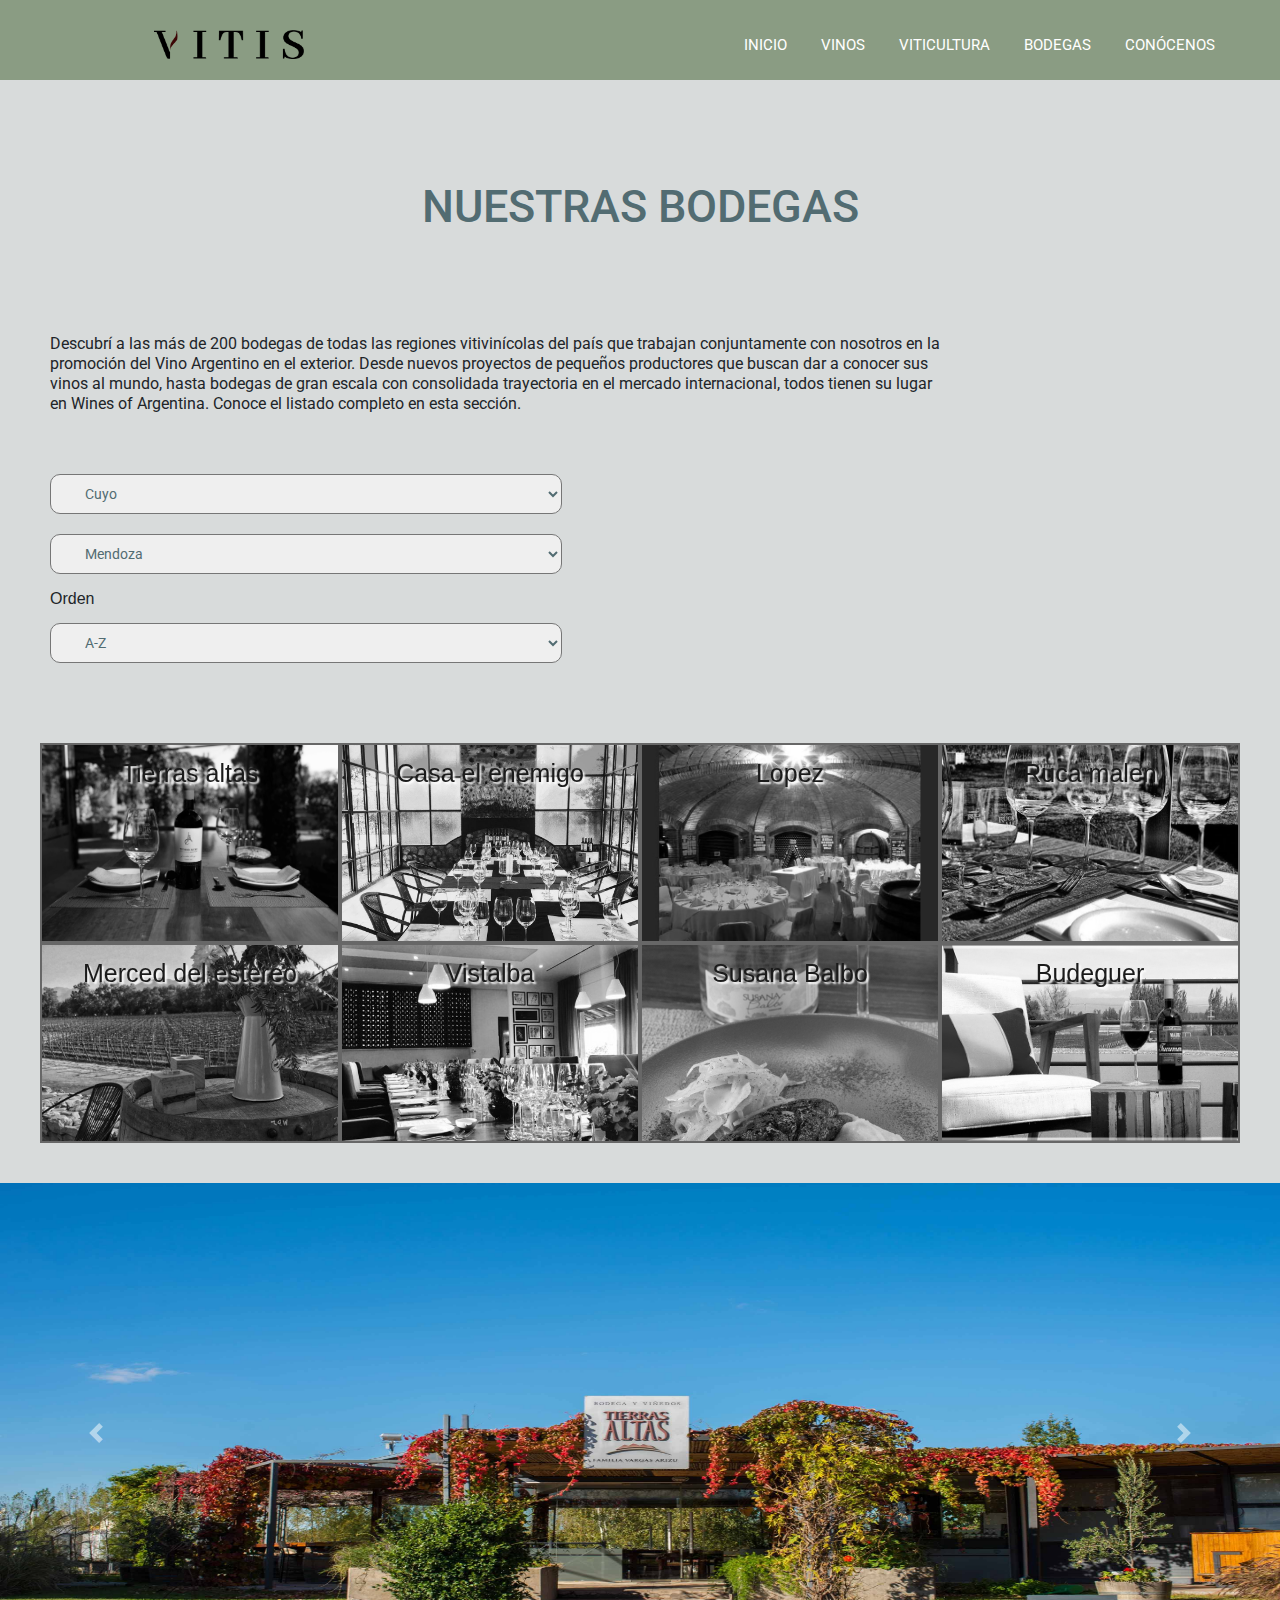
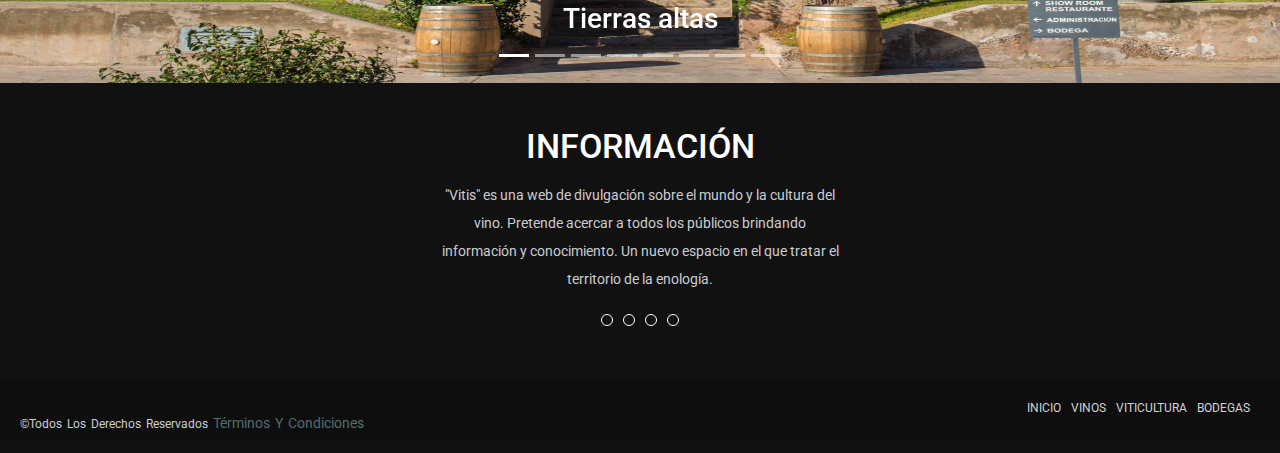
<file: páginas/bodegas.html>
<!DOCTYPE html>
<html lang="es">
<head>
    <meta charset="UTF-8">
    <meta http-equiv="X-UA-Compatible" content="IE=edge">
    <link rel="stylesheet" href="https://cdnjs.cloudflare.com/ajax/libs/font-awesome/6.1.1/css/all.min.css" integrity="sha512-KfkfwYDsLkIlwQp6LFnl8zNdLGxu9YAA1QvwINks4PhcElQSvqcyVLLD9aMhXd13uQjoXtEKNosOWaZqXgel0g==" crossorigin="anonymous" referrerpolicy="no-referrer" />
    <meta name="viewport" content="width=device-width, initial-scale=1.0">
    <link rel="stylesheet" href="https://cdn.jsdelivr.net/npm/bootstrap@4.0.0/dist/css/bootstrap.min.css" integrity="sha384-Gn5384xqQ1aoWXA+058RXPxPg6fy4IWvTNh0E263XmFcJlSAwiGgFAW/dAiS6JXm" crossorigin="anonymous">
    <link rel="stylesheet" href="../estilos.css">
    <meta name="description" content="Las mejores bodegas de Argentina">
    <meta name="keywords" content="vino; Argentina; viticultura; bodegas; vitis; regiones; cuyo; patagonia; norte; provincias; Mendoza">
    <title>Bodegas</title>
</head>

<body>
  <header>
    <nav>  
        <input type="checkbox" id="check">
        <label for="check">
        <i class="fas fa-bars" id="btn"></i>
        <i class="fas fa-times" id="cancel"></i>
        </label>
        <img class="logo" src="../multimedia/Logo-vitis.png" alt="">
     <ul>
        <li> <a href="../index.html">INICIO</a></li>
        <li> <a href="Vinos.html">VINOS</a></li>
        <li> <a href="viticultura.html">VITICULTURA</a></li>
        <li> <a href="bodegas.html">BODEGAS</a></li>
        <li> <a href="conocenos.html">CONÓCENOS</a></li>
     </ul>
    </nav>

</header>


<main class="principal">
      <h1 class="principal--nuevo">NUESTRAS BODEGAS</h1>
          <div class="bodegas">
              <P>Descubrí a las más de 200 bodegas de todas las regiones vitivinícolas del país que trabajan conjuntamente con nosotros en la promoción del Vino Argentino en el exterior. Desde nuevos proyectos de pequeños productores que buscan dar a conocer sus vinos al mundo, hasta bodegas de gran escala con consolidada trayectoria en el mercado internacional, todos tienen su lugar en Wines of Argentina. Conoce el listado completo en esta sección.</P>
          </div>
</main>
<div class="select-box">
  <div>
    <select name="región">
        <option value="cuyo">Cuyo</option>
        <option value="patagonis">Patagonia</option>
        <option value="norte">Norte</option>
    </select>
  </div>
  <div>
    <select name="provincia">
        <option value="mendoza">Mendoza</option>
        <option value="san-juan">San Juan</option>
        <option value="la-rioja">La Rioja</option>
    </select>
  </div>
  
  <h2>Orden</h2>
  <div>
    
    <select name="orden">
        <option value="a-z">A-Z</option>
        <option value="z-a">Z-A</option>
    </select>
  </div>
  </div>


    <div class="galeria"> 
        <div class="img img1">Tierras altas</div>
        <div class="img img2">Casa el enemigo</div>
        <div class="img img3">Lopez</div>
        <div class="img img4">Ruca malen</div>
        <div class="img img5">Merced del estereo</div>
        <div class="img img6">Vistalba</div>
        <div class="img img7">Susana Balbo</div>
        <div class="img img8">Budeguer</div>
    </div>

    
<div id="demo" class="carousel slide" data-ride="carousel">
  <ul class="carousel-indicators">
    <li data-target="#demo" data-slide-to="1" class="active"></li>
    <li data-target="#demo" data-slide-to="2"></li>
    <li data-target="#demo" data-slide-to="3"></li>
    <li data-target="#demo" data-slide-to="4"></li>
    <li data-target="#demo" data-slide-to="5"></li>
    <li data-target="#demo" data-slide-to="6"></li>
    <li data-target="#demo" data-slide-to="7"></li>
    <li data-target="#demo" data-slide-to="8"></li>
  </ul>
  <div class="carousel-inner">
    <div class="carousel-item active">
      <img src="../multimedia/Bodega tierras altas.jpg" alt="Los Angeles" width="1100" height="500">
      <div class="carousel-caption">
        <h3>Tierras altas</h3>
      </div>   
    </div>
    <div class="carousel-item">
      <img src="../multimedia/Bodega casa el enemigo.jpg" alt="Chicago" width="1100" height="500">
      <div class="carousel-caption">
        <h3>Casa el enemigo</h3>
      </div>   
    </div>
    <div class="carousel-item">
      <img src="../multimedia/bodegas lopez.jpg" alt="Chicago" width="1100" height="500">
      <div class="carousel-caption">
        <h3>Lopez</h3>
      </div>   
    </div>
    <div class="carousel-item">
      <img src="../multimedia/bodega ruca malen.jfif" alt="Chicago" width="1100" height="500">
      <div class="carousel-caption">
        <h3>Ruca malen</h3>
      </div>   
    </div>
    <div class="carousel-item">
      <img src="../multimedia/bodega merced del estereo.jpg" alt="Chicago" width="1100" height="500">
      <div class="carousel-caption">
        <h3>Merced del estereo</h3>
      </div>   
    </div>
    <div class="carousel-item">
      <img src="../multimedia/Bodega Vistalba.jpg" alt="Chicago" width="1100" height="500">
      <div class="carousel-caption">
        <h3>Vistalba</h3>
      </div>   
    </div>
    <div class="carousel-item">
      <img src="../multimedia/bodega Susana Balbo Wines.webp" alt="Chicago" width="1100" height="500">
      <div class="carousel-caption">
        <h3>Susana Balbo</h3>
      </div>   
    </div>
    <div class="carousel-item">
      <img src="../multimedia/bodega budeguer.jfif" alt="New York" width="1100" height="500">
      <div class="carousel-caption">
        <h3>New Budeguer</h3>
      </div>   
    </div>
  </div>
  <a class="carousel-control-prev" href="#demo" data-slide="prev">
    <span class="carousel-control-prev-icon"></span>
  </a>
  <a class="carousel-control-next" href="#demo" data-slide="next">
    <span class="carousel-control-next-icon"></span>
  </a>
</div>


    <footer>
      <div class="footer-content">
        <h3>iNFORMACIÓN</h3>
        <p>"Vitis" es una web de divulgación sobre el mundo y la cultura del vino. Pretende acercar a todos los públicos brindando información y conocimiento. Un nuevo espacio en el que tratar el territorio de la enología.
        </p>
    
        <ul class="redes">
            <a href="#"><i class="fa-brands fa-facebook-f"></i></a>
            <a href="#"><i class="fa-brands fa-twitter"></i></a>
            <a href="#"><i class="fa-brands fa-instagram"></i></a>
            <a href="#"><i class="fa-brands fa-linkedin"></i></a>
         </ul>
         <div class="footer-menu">
            <ul class="f-menu">
               <li><a href="">INICIO</a></li>
               <li><a href="">VINOS</a></li>
               <li><a href="">VITICULTURA</a></li>
               <li><a href="">BODEGAS</a></li>
            </ul>
           </div>
         <div class="footer-bottom">
            <p>&copy;Todos los derechos reservados <a href="#">Términos y condiciones</a></p>
         </div>
      </div>
    
    </footer>



    

<script src="https://cdn.jsdelivr.net/npm/jquery@3.5.1/dist/jquery.slim.min.js" integrity="sha384-DfXdz2htPH0lsSSs5nCTpuj/zy4C+OGpamoFVy38MVBnE+IbbVYUew+OrCXaRkfj" crossorigin="anonymous"></script>
<script src="https://cdn.jsdelivr.net/npm/popper.js@1.16.1/dist/umd/popper.min.js" integrity="sha384-9/reFTGAW83EW2RDu2S0VKaIzap3H66lZH81PoYlFhbGU+6BZp6G7niu735Sk7lN" crossorigin="anonymous"></script>
<script src="https://cdn.jsdelivr.net/npm/bootstrap@4.6.1/dist/js/bootstrap.min.js" integrity="sha384-VHvPCCyXqtD5DqJeNxl2dtTyhF78xXNXdkwX1CZeRusQfRKp+tA7hAShOK/B/fQ2" crossorigin="anonymous"></script>

</body>
</html>
</file>
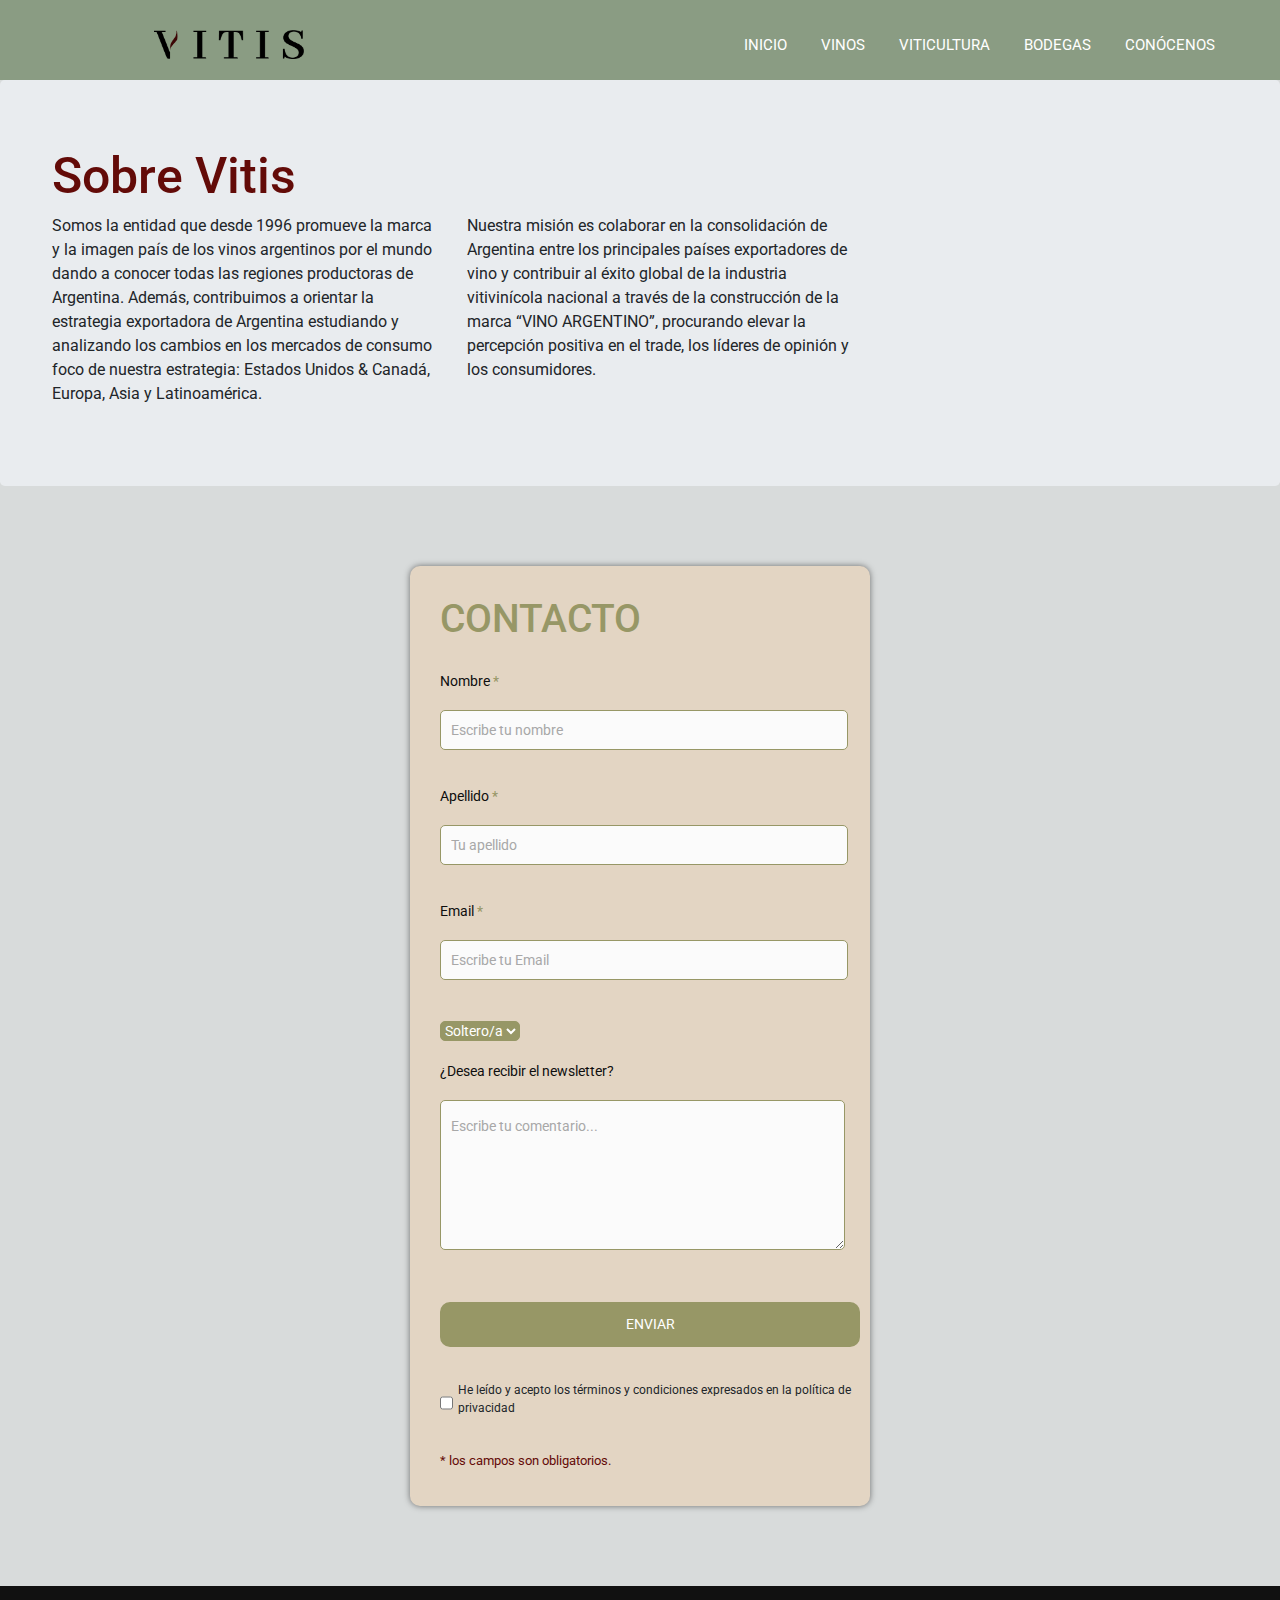
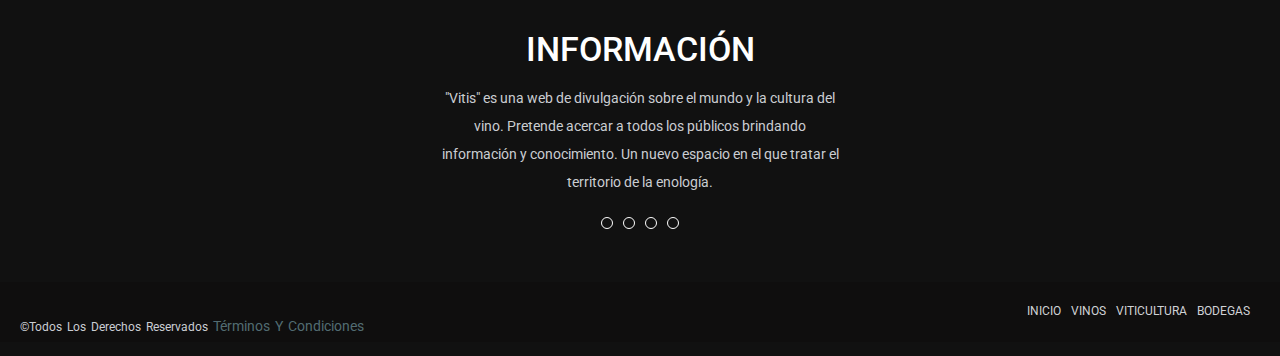
<file: páginas/conocenos.html>
<!DOCTYPE html>
<html lang="es">
<head>
    <meta charset="UTF-8">
    <meta http-equiv="X-UA-Compatible" content="IE=edge">
    <link rel="stylesheet" href="https://cdnjs.cloudflare.com/ajax/libs/font-awesome/6.1.1/css/all.min.css" integrity="sha512-KfkfwYDsLkIlwQp6LFnl8zNdLGxu9YAA1QvwINks4PhcElQSvqcyVLLD9aMhXd13uQjoXtEKNosOWaZqXgel0g==" crossorigin="anonymous" referrerpolicy="no-referrer" />
    <meta name="viewport" content="width=device-width, initial-scale=1.0">
    <link rel="stylesheet" href="https://cdn.jsdelivr.net/npm/bootstrap@4.0.0/dist/css/bootstrap.min.css" integrity="sha384-Gn5384xqQ1aoWXA+058RXPxPg6fy4IWvTNh0E263XmFcJlSAwiGgFAW/dAiS6JXm" crossorigin="anonymous">
    <link rel="stylesheet" href="../estilos.css">
    <meta name="description" content="Sobre nosotros">
    <meta name="keywords" content="vino; Argentina; viticultura; bodegas; viñedos; vitis; nosotros; formulario; exportadores">
    <title>Conocenos</title>
</head>
<body>
  <header>
    

    <nav>  
        <input type="checkbox" id="check">
        <label for="check">
        <i class="fas fa-bars" id="btn"></i>
        <i class="fas fa-times" id="cancel"></i>
        </label>
        <img class="logo" src="../multimedia/Logo-vitis.png" alt="">
     <ul>
        <li> <a href="../index.html">INICIO</a></li>
        <li> <a href="Vinos.html">VINOS</a></li>
        <li> <a href="viticultura.html">VITICULTURA</a></li>
        <li> <a href="bodegas.html">BODEGAS</a></li>
        <li> <a href="conocenos.html">CONÓCENOS</a></li>
     </ul>
    </nav>
  </header>

  
  
<div class="jumbotron">
  <h1>Sobre Vitis</h1>
    <div class="row">
      <p class="left col-md-4">Somos la entidad que desde 1996 promueve la marca y la imagen país de los vinos argentinos por el mundo dando a conocer todas las regiones productoras de Argentina. Además, contribuimos a orientar la estrategia exportadora de Argentina estudiando y analizando los cambios en los mercados de consumo foco de nuestra estrategia: Estados Unidos & Canadá, Europa, Asia y Latinoamérica.</p>
      <p class="right col-md-4">Nuestra misión es colaborar en la consolidación de Argentina entre los principales países exportadores de vino y contribuir al éxito global de la industria vitivinícola nacional a través de la construcción de la marca “VINO ARGENTINO”, procurando elevar la percepción positiva en el trade, los líderes de opinión y los consumidores.</p>
    </div>
  </div>
</div> 


  
 

<div class="contact_form">

  <div class="formulario">      
    <h1>CONTACTO</h1>
    
        <form action="submeter-formulario.php" method="post">       

              <p>
                <label for="nombre" class="colocar_nombre">Nombre
                  <span class="obligatorio">*</span>
                </label>
                  <input type="text" name="introducir_nombre" id="nombre" required="obligatorio" placeholder="Escribe tu nombre">
              </p>

              <p>
               <label for="apellido" class="colocar_apellido">Apellido
                <span class="obligatorio">*</span>
                </label>
               <input type="text" name="apellido" required placeholder="Tu apellido">
              </p>

              <p>
                <label for="email" class="colocar_email">Email
                  <span class="obligatorio">*</span>
                </label>
                  <input type="email" name="introducir_email" id="email" required="obligatorio" placeholder="Escribe tu Email">
              </p>

              
              <select class="estado-civil" name="estadocivil">
                <option>Soltero/a</option>
                <option>Casado/a</option>
                <option>Divorciado/a</option>
                <option>Viudo/a</option>
              </select>
            
              <p>
                <label for="mensaje" class="colocar_mensaje">¿Desea recibir el newsletter?
                </label>                     
                  <textarea name="introducir_mensaje" class="texto_mensaje" id="mensaje" required="obligatorio" placeholder="Escribe tu comentario..."></textarea> 
              </p>                    
            
              <button type="submit" name="enviar_formulario" id="enviar"><p>Enviar</p></button>
     
            </div>  
              <div class="form-group">
                <input type="checkbox" name="acepto_terminos" value="" required>
                <label for="acepto_terminos">He leído y acepto los términos y condiciones expresados en la política de privacidad</label>
              </div>
              

              <p class="aviso">
                <span class="obligatorio"> * </span>los campos son obligatorios.
              </p>   

        </form>
  
        
      </div>  
</body>

<footer>
  <div class="footer-content">
    <h3>iNFORMACIÓN</h3>
    <p>"Vitis" es una web de divulgación sobre el mundo y la cultura del vino. Pretende acercar a todos los públicos brindando información y conocimiento. Un nuevo espacio en el que tratar el territorio de la enología.
    </p>

    <ul class="redes">
        <a href="#"><i class="fa-brands fa-facebook-f"></i></a>
        <a href="#"><i class="fa-brands fa-twitter"></i></a>
        <a href="#"><i class="fa-brands fa-instagram"></i></a>
        <a href="#"><i class="fa-brands fa-linkedin"></i></a>
     </ul>
     <div class="footer-menu">
        <ul class="f-menu">
           <li><a href="">INICIO</a></li>
           <li><a href="">VINOS</a></li>
           <li><a href="">VITICULTURA</a></li>
           <li><a href="">BODEGAS</a></li>
        </ul>
       </div>
     <div class="footer-bottom">
        <p>&copy;Todos los derechos reservados <a href="#">Términos y condiciones</a></p>
     </div>
  </div>

</footer>















<script src="https://cdn.jsdelivr.net/npm/jquery@3.5.1/dist/jquery.slim.min.js" integrity="sha384-DfXdz2htPH0lsSSs5nCTpuj/zy4C+OGpamoFVy38MVBnE+IbbVYUew+OrCXaRkfj" crossorigin="anonymous"></script>
<script src="https://cdn.jsdelivr.net/npm/popper.js@1.16.1/dist/umd/popper.min.js" integrity="sha384-9/reFTGAW83EW2RDu2S0VKaIzap3H66lZH81PoYlFhbGU+6BZp6G7niu735Sk7lN" crossorigin="anonymous"></script>
<script src="https://cdn.jsdelivr.net/npm/bootstrap@4.6.1/dist/js/bootstrap.min.js" integrity="sha384-VHvPCCyXqtD5DqJeNxl2dtTyhF78xXNXdkwX1CZeRusQfRKp+tA7hAShOK/B/fQ2" crossorigin="anonymous"></script>

</body>

</html>
</file>
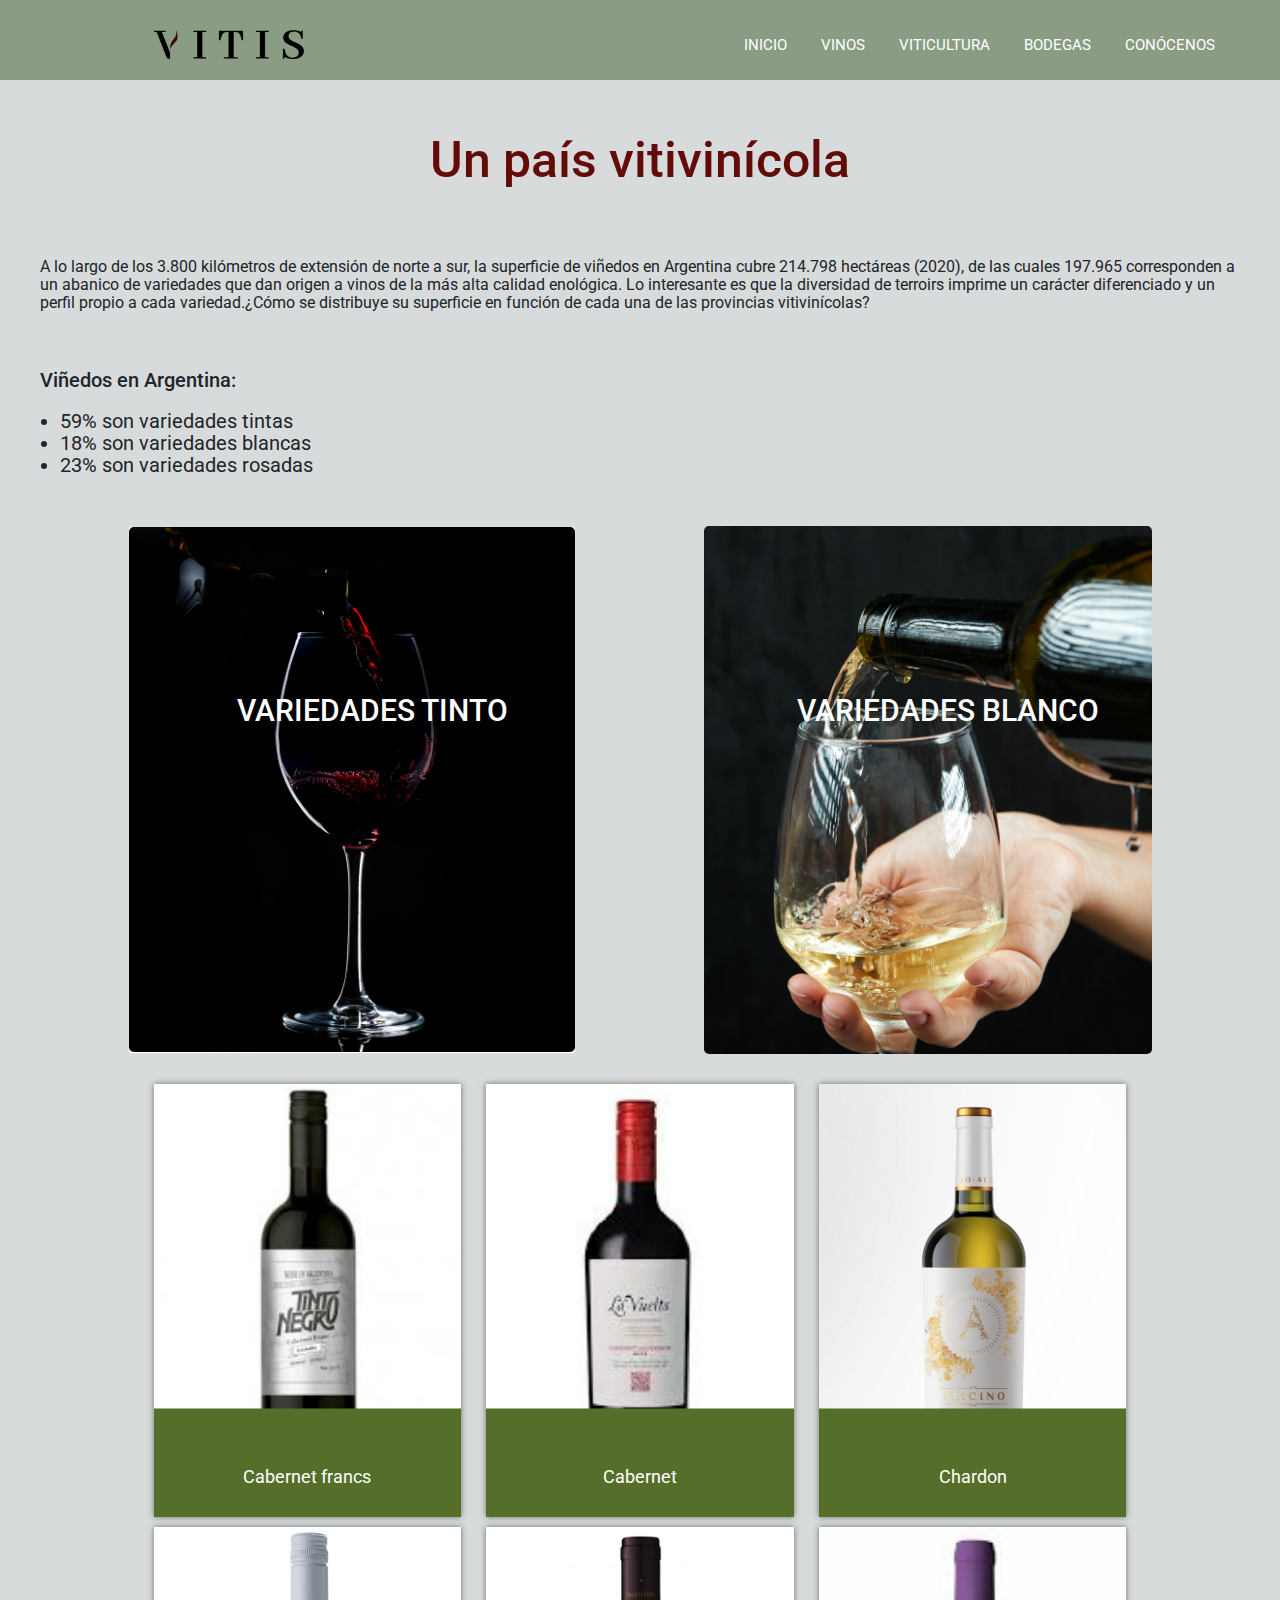
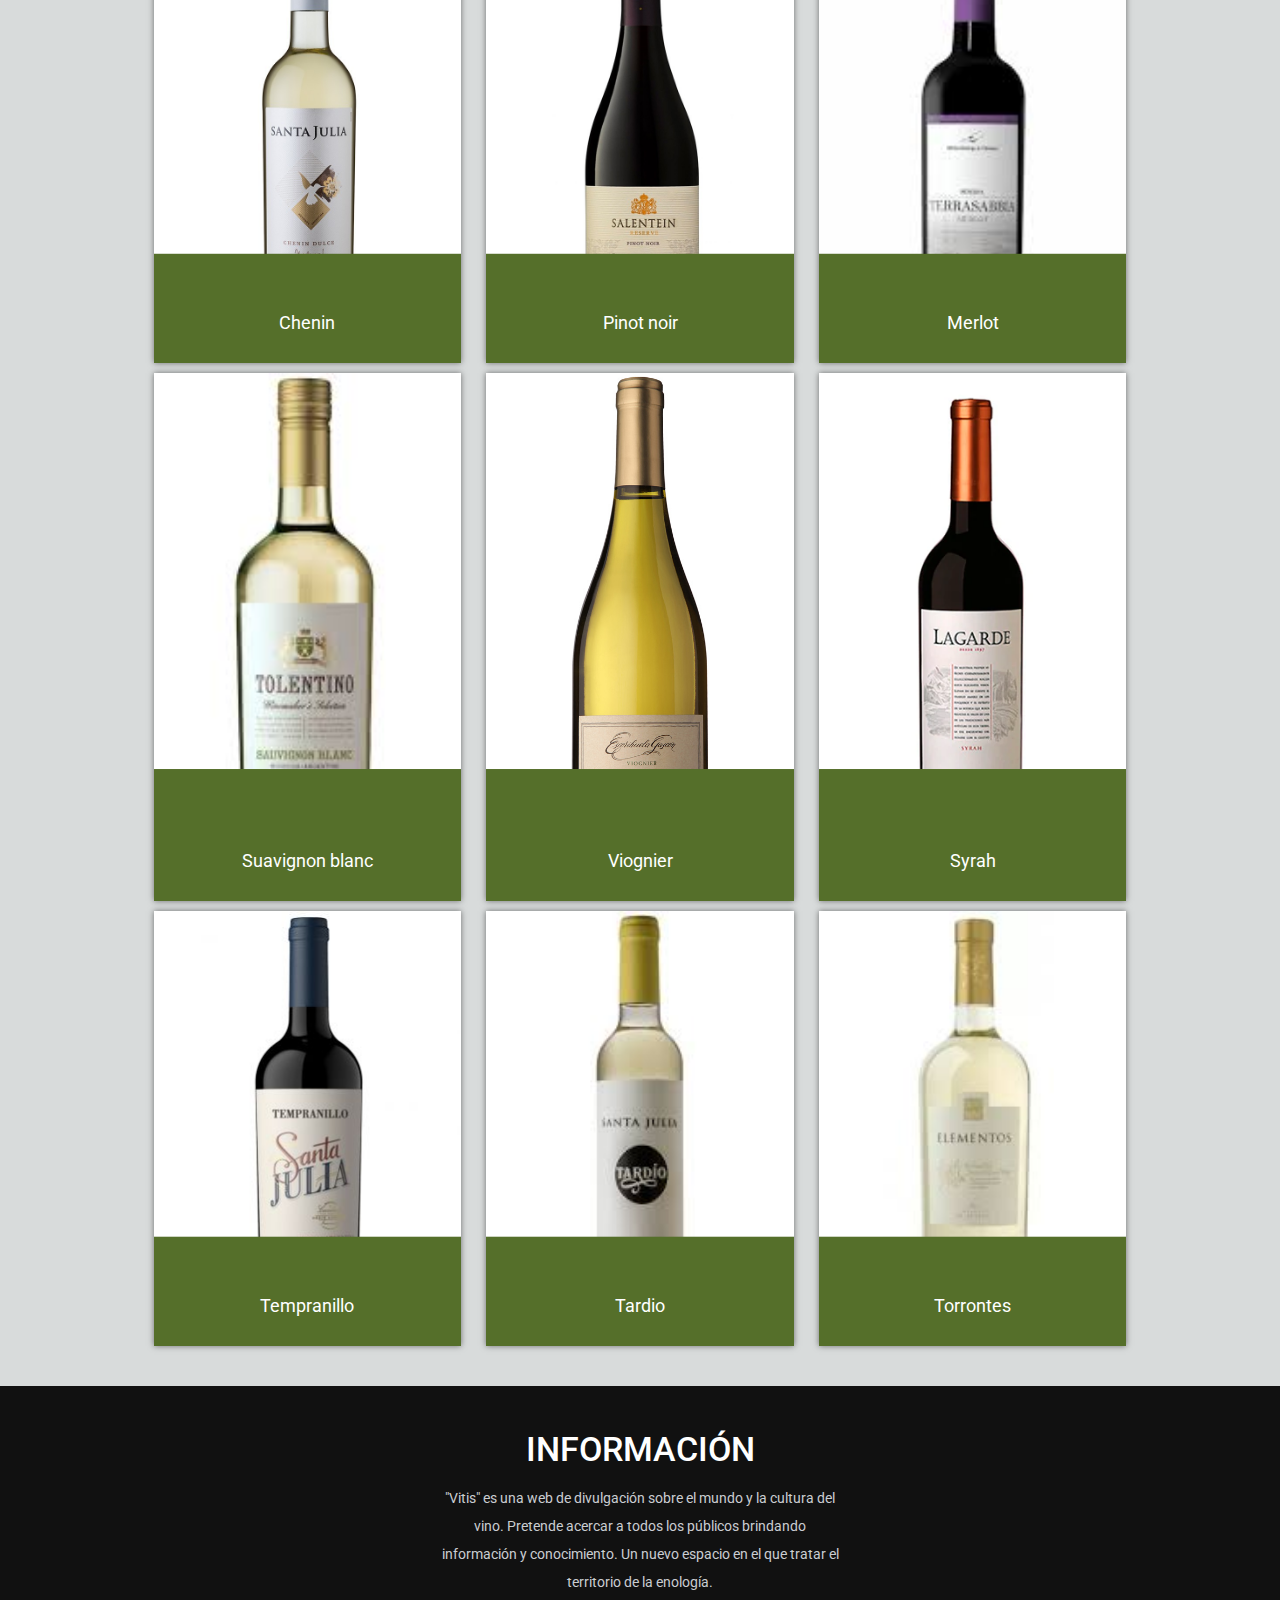
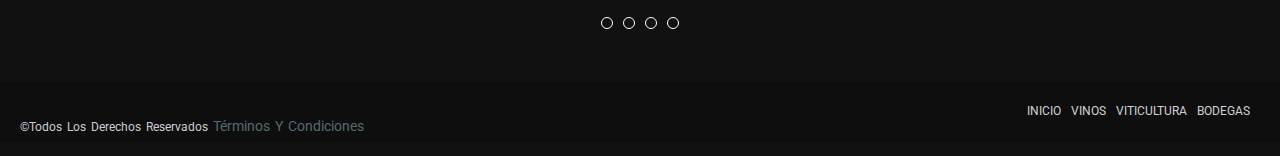
<file: páginas/Vinos.html>
<!DOCTYPE html>
<html lang="es">
<head>
    <meta charset="UTF-8">
    <meta http-equiv="X-UA-Compatible" content="IE=edge">
    <link rel="stylesheet" href="https://cdnjs.cloudflare.com/ajax/libs/font-awesome/6.1.1/css/all.min.css" integrity="sha512-KfkfwYDsLkIlwQp6LFnl8zNdLGxu9YAA1QvwINks4PhcElQSvqcyVLLD9aMhXd13uQjoXtEKNosOWaZqXgel0g==" crossorigin="anonymous" referrerpolicy="no-referrer" />
    <meta name="viewport" content="width=device-width, initial-scale=1.0">
    <link rel="stylesheet" href="https://cdn.jsdelivr.net/npm/bootstrap@4.0.0/dist/css/bootstrap.min.css" integrity="sha384-Gn5384xqQ1aoWXA+058RXPxPg6fy4IWvTNh0E263XmFcJlSAwiGgFAW/dAiS6JXm" crossorigin="anonymous">
    <link rel="stylesheet" href="../estilos.css">
    <meta name="description" content="Un pais vitivinícola">
    <meta name="keywords" content="vino; tinto; blanco; rosado; Argentina; viticultura; bodegas; viñedos; vitis">
    <title>Vinos</title>
    
</head>

<body>
    <header>
        <nav>  
            <input type="checkbox" id="check">
            <label for="check">
            <i class="fas fa-bars" id="btn"></i>
            <i class="fas fa-times" id="cancel"></i>
            </label>
            <img class="logo" src="../multimedia/Logo-vitis.png" alt="">
         <ul>
            <li> <a href="../index.html">INICIO</a></li>
            <li> <a href="Vinos.html">VINOS</a></li>
            <li> <a href="viticultura.html">VITICULTURA</a></li>
            <li> <a href="bodegas.html">BODEGAS</a></li>
            <li> <a href="conocenos.html">CONÓCENOS</a></li>
         </ul>
        </nav>
 
    </header>
    
    <main class="principal">
         <h1>Un país vitivinícola</h1>
             <div class="pag2">
                 <P>A lo largo de los 3.800 kilómetros de extensión de norte a sur, la superficie de viñedos en Argentina cubre 214.798 hectáreas (2020), de las cuales 197.965 corresponden a un abanico de variedades que dan origen a vinos de la más alta calidad enológica. Lo interesante es que la diversidad de terroirs imprime un carácter diferenciado y un perfil propio a cada variedad.¿Cómo se distribuye su superficie en función de cada una de las provincias vitivinícolas?</P>
             </div>

    
        <h2>Viñedos en Argentina:</h2>
         <div class="variedades">
            <ul>
                <li>59% son variedades tintas</li>
                <li>18% son variedades blancas</li>
                <li>23% son variedades rosadas</li>
            </ul>
        </div>

    <section class="section">
        <div class="card">
         <h2>VARIEDADES TINTO</h2>
         <img src="../multimedia/vino tinto.jpg" alt="Card image" style="width:100%" src="../multimedia/vino tinto.jpg" alt="">
        </div>
        <div class="">
         <h2>VARIEDADES BLANCO</h3>
         <img src="../multimedia/vino blanco.jpg" alt="Card image" style="width:100%" src="../multimedia/vino tinto.jpg" alt="">
        </div>
        
    </section>

   
  </div>  
  <section>
    <div class="contenedor-galeria-vino">
        <div class="galeria-vino">
            <div class="imagen-vino">
                <img src="../multimedia/caberet francs.jfif" alt="">
                <div class="hover-galeria-vino">
                    <p>Cabernet francs</p>
                </div>
            </div>
            <div class="imagen-vino">
                <img src="../multimedia/cabernet.jfif" alt="">
                <div class="hover-galeria-vino">
                    <p>Cabernet</p>
                </div>
            </div>
            <div class="imagen-vino">
                <img src="../multimedia/chardonn.jpg" alt="">
                <div class="hover-galeria-vino">
                    <p>Chardon</p>
                </div>
            </div>
            <div class="imagen-vino">
                <img src="../multimedia/chenin.jpeg" alt="">
                <div class="hover-galeria-vino">
                    <p>Chenin</p>
                </div>
            </div>
            <div class="imagen-vino">
                <img src="../multimedia/pinot noir.jpeg" alt="">
                <div class="hover-galeria-vino">
                    <p>Pinot noir</p>
                </div>
            </div>
            <div class="imagen-vino">
                <img src="../multimedia/merlot.jfif" alt="">
                <div class="hover-galeria-vino">
                    <p>Merlot</p>
                </div>
            </div>
            <div class="imagen-vino">
                <img src="../multimedia/suavignon blanco.jfif" alt="">
                <div class="hover-galeria-vino">
                    <p>Suavignon blanc</p>
                </div>
            </div>
            <div class="imagen-vino">
                <img src="../multimedia/viognier.jpg" alt="">
                <div class="hover-galeria-vino">
                    <p>Viognier</p>
                </div>
            </div>
            <div class="imagen-vino">
                <img src="../multimedia/syrah.webp" alt="">
                <div class="hover-galeria-vino">
                    <p>Syrah</p>
                </div>
            </div>
            <div class="imagen-vino">
                <img src="../multimedia/tempranillo.jpeg" alt="">
                <div class="hover-galeria-vino">
                    <p>Tempranillo</p>
                </div>
            </div>
            <div class="imagen-vino">
                <img src="../multimedia/tardio.jfif" alt="">
                <div class="hover-galeria-vino">
                    <p>Tardio</p>
                </div>
            </div>
            <div class="imagen-vino">
                <img src="../multimedia/torrontes.jfif" alt="">
                <div class="hover-galeria-vino">
                    <p>Torrontes</p>
                </div>
            </div>
        </div>
    </div>
 </section>
        
    </main>

    

    <footer>
        <div class="footer-content">
          <h3>iNFORMACIÓN</h3>
          <p>"Vitis" es una web de divulgación sobre el mundo y la cultura del vino. Pretende acercar a todos los públicos brindando información y conocimiento. Un nuevo espacio en el que tratar el territorio de la enología.
          </p>
      
          <ul class="redes">
              <a href="#"><i class="fa-brands fa-facebook-f"></i></a>
              <a href="#"><i class="fa-brands fa-twitter"></i></a>
              <a href="#"><i class="fa-brands fa-instagram"></i></a>
              <a href="#"><i class="fa-brands fa-linkedin"></i></a>
           </ul>
           <div class="footer-menu">
              <ul class="f-menu">
                 <li><a href="">INICIO</a></li>
                 <li><a href="">VINOS</a></li>
                 <li><a href="">VITICULTURA</a></li>
                 <li><a href="">BODEGAS</a></li>
              </ul>
             </div>
           <div class="footer-bottom">
              <p>&copy;Todos los derechos reservados <a href="#">Términos y condiciones</a></p>
           </div>
        </div>
      
      </footer>





      

<script src="https://cdn.jsdelivr.net/npm/jquery@3.5.1/dist/jquery.slim.min.js" integrity="sha384-DfXdz2htPH0lsSSs5nCTpuj/zy4C+OGpamoFVy38MVBnE+IbbVYUew+OrCXaRkfj" crossorigin="anonymous"></script>
<script src="https://cdn.jsdelivr.net/npm/popper.js@1.16.1/dist/umd/popper.min.js" integrity="sha384-9/reFTGAW83EW2RDu2S0VKaIzap3H66lZH81PoYlFhbGU+6BZp6G7niu735Sk7lN" crossorigin="anonymous"></script>
<script src="https://cdn.jsdelivr.net/npm/bootstrap@4.6.1/dist/js/bootstrap.min.js" integrity="sha384-VHvPCCyXqtD5DqJeNxl2dtTyhF78xXNXdkwX1CZeRusQfRKp+tA7hAShOK/B/fQ2" crossorigin="anonymous"></script>

</body>


</html>
</file>
<file: estilos.css>
@charset "UTF-8";
@import url("https://fonts.googleapis.com/css2?family=Roboto:wght@100;400&display=swap");
* {
  margin: 0;
  padding: 0;
  box-sizing: border-box;
  text-decoration: none;
}

html {
  scroll-behavior: smooth;
  scroll-padding-top: 9rem;
}
html body {
  width: 100%;
  background-color: #d8dbdb;
  font-family: "Roboto", sans-serif;
}

header {
  width: 100%;
  margin-top: 0;
  margin-left: 0;
  margin-right: 0;
}
header nav {
  width: 100%;
  height: 80px;
  background: #8a9c83;
  list-style: none;
}
header nav .logo {
  width: 150px;
  position: absolute;
  top: 30px;
  left: 12%;
}
header nav ul {
  z-index: 10;
  float: right;
  margin: 5px;
  margin-right: 50px;
}
header nav ul li {
  display: inline-block;
  line-height: 80px;
  margin: 0 15px;
}
header nav ul li a {
  position: relative;
  color: white;
  font-size: 15px;
  text-decoration: none;
  color: white;
}
header nav ul li a:before {
  position: absolute;
  content: "";
  left: 0;
  bottom: 0;
  height: 3px;
  width: 100%;
  background: white;
  transform: scaleX(0);
  transform-origin: right;
  transition: transform 0.4s linear;
}
header nav ul li a:hover:before {
  transform: scaleX(1);
  transform-origin: left;
}
header nav ul li a:hover {
  color: white;
}

label #btn,
label #cancel {
  color: white;
  font-size: 30px;
  float: right;
  line-height: 80px;
  margin-right: 40px;
  cursor: pointer;
  display: none;
}

#check {
  display: none;
}

/*index*/
.container {
  min-height: 100vh;
  width: 100%;
  display: flex;
  align-items: center;
  justify-content: center;
}

#section1 {
  background-image: url(./multimedia/vino-botella.jpg);
  background-size: cover;
  background-position: top center;
}
#section1 h1 {
  display: block;
  width: fit-content;
  font-size: 50px;
  color: #630b08;
  margin-left: 30px;
  letter-spacing: 2px;
}
#section1 .p1 {
  margin-left: 30px;
  margin-top: 15px;
  width: 50%;
  line-height: 25px;
  color: white;
  font-size: 16px;
}
#section1 .p2 {
  margin-left: 30px;
  margin-top: 15px;
  color: grey;
  font-size: 14px;
}
#section1 .masinfo {
  display: inline-block;
  padding: 10px 30px;
  color: white;
  background-color: transparent;
  border: 2px solid #526c72;
  font-size: 12px;
  text-transform: uppercase;
  letter-spacing: 0.1rem;
  margin-top: 36px;
  margin-left: 30px;
  transition: 0.3s ease background-color;
  transition-property: background-color, color;
}
#section1 .masinfo:hover {
  color: #526c72;
  transform: scale(1.1);
}
#section1 #section1:after {
  content: "";
  position: absolute;
  left: 0;
  top: 0;
  height: 100%;
  width: 100%;
  background-color: black;
  opacity: 0.7;
  z-index: -1;
}

.nleft {
  background-color: #979766;
  height: 350px;
  width: 100%;
  background-image: url(./multimedia/viñedo\ b\ y\ n.jpg);
  background-size: cover;
  background-position: right;
}

.nright {
  background-color: #8a9c83;
  height: 350px;
  width: 100%;
  text-align: center;
  padding: 15px;
}
.nright h2 {
  margin-top: 20px;
  color: #d8dbdb;
  justify-content: center;
}
.nright p {
  text-align: justify;
  margin-top: 30px;
  padding: 10px;
}

.regiones {
  height: auto;
  text-align: center;
  font-family: "Franklin Gothic Medium", "Arial Narrow", Arial, sans-serif;
  color: rgb(82, 108, 114);
  font-size: 30px;
  padding-top: 50px;
}

.region {
  display: grid;
  grid-template-columns: repeat(1fr);
  grid-template-rows: repeat(1fr);
  grid-template-areas: "imgn imgc imgp";
  height: auto;
  transition: all 0.7s;
  color: rgb(255, 255, 255);
  margin-top: 30px;
  padding: 30px;
  font-size: 35px;
  font-family: Verdana, Geneva, Tahoma, sans-serif;
  text-align: center;
}
.region .reg:hover {
  transform: scale(1.05);
  transition: all 0.7s;
}
.region .imgn {
  background-image: url(multimedia/norte.jpg);
  border: 1px solid #526c72;
  border-radius: 10px;
  box-shadow: 0 0 10px rgb(196, 194, 194);
  min-height: 150px;
  width: 100%;
  transition: all 0.7s;
  font-size: 25px;
  padding: 80px;
  background-size: cover;
  background-position: center;
}
.region .imgp {
  background-image: url(multimedia/patagonia.jpg.crdownload);
  border: 1px solid #526c72;
  border-radius: 10px;
  box-shadow: 0 0 10px rgb(196, 194, 194);
  min-height: 150px;
  width: 100%;
  transition: all 0.7s;
  font-size: 25px;
  padding: 80px;
  background-size: cover;
  background-position: center;
}
.region .imgc {
  background-image: url(multimedia/cuyo.jfif);
  border: 1px solid #526c72;
  border-radius: 10px;
  box-shadow: 0 0 10px rgb(196, 194, 194);
  min-height: 150px;
  width: 100%;
  transition: all 0.7s;
  font-size: 25px;
  padding: 80px;
  background-size: cover;
  background-position: center;
}

/* pag 2 vinos*/
.pag2 {
  display: flex;
}

.principal, .principal--nuevo, .principal--nuevo .principal--nuevo, .principal .principal--nuevo {
  background-color: rgba(216, 217, 218, 0.1098039216);
}
.principal .principal--nuevo, .principal--nuevo .principal--nuevo {
  margin: 50px;
  font-size: 45px;
  text-align: center;
  color: #526c72;
}
.principal h1, .principal--nuevo h1, .principal--nuevo .principal--nuevo h1, .principal .principal--nuevo h1 {
  padding: 50px;
  font-size: 50px;
  text-align: center;
  display: block;
  color: #630b08;
}
.principal h2, .principal--nuevo h2, .principal--nuevo .principal--nuevo h2, .principal .principal--nuevo h2 {
  font-size: 20px;
  padding-left: 40px;
  padding-top: 30px;
}

.pag2 p {
  padding: 10px 40px;
  font-size: 16px;
  line-height: 18px;
  text-align: left;
}

.variedades {
  font-size: 20px;
  line-height: 22px;
  padding-left: 60px;
  padding-top: 10px;
}

.section {
  display: flex;
  flex-direction: row;
  justify-content: space-evenly;
  margin-top: 20px;
}
.section h2 {
  position: absolute;
  font-size: 30px;
  margin-top: -180px;
  color: rgb(255, 255, 255);
  text-shadow: 20px black;
}
.section div {
  display: flex;
  flex-direction: column;
  width: 35%;
  margin-top: 30px;
  justify-content: space-around;
  align-items: center;
}
.section div img {
  width: 70%;
  border-radius: 5px;
}
.section div img:hover {
  transform: scale(1.1);
}

.contenedor-galeria-vino {
  padding: 30px 0;
  width: 80%;
  max-width: 100%;
  margin: auto;
  overflow: hidden;
}
.contenedor-galeria-vino .galeria-vino {
  display: flex;
  justify-content: space-evenly;
  flex-wrap: wrap;
}
.contenedor-galeria-vino .galeria-vino .imagen-vino {
  width: 30%;
  margin-bottom: 10px;
  overflow: hidden;
  position: relative;
  cursor: pointer;
  box-shadow: 0 0 6px 0 rgba(0, 0, 0, 0.5);
}
.contenedor-galeria-vino .galeria-vino .imagen-vino > img {
  width: 100%;
  height: 100%;
  object-fit: cover;
  display: block;
}

.hover-galeria-vino {
  position: absolute;
  width: 100%;
  height: 50%;
  bottom: 0;
  transform: translateY(50%);
  opacity: 1;
  background: #556f2a;
  transition: transform 0.5s ease;
  display: flex;
  justify-content: center;
  align-items: center;
  flex-direction: column;
}
.hover-galeria-vino img {
  width: 50px;
}
.hover-galeria-vino p {
  color: #fff;
  margin-bottom: 80px;
  font-size: 18px;
}

.imagen-vino:hover .hover-galeria-vino {
  opacity: 0;
}

/* pag3 viticultura*/
video {
  width: 100%;
}

.absolute {
  left: 0;
  right: 0;
  position: absolute;
  text-align: center;
  display: inline-block;
  justify-content: center;
  align-items: center;
}

.absolute h1 {
  font-size: 60px;
  font-weight: 900;
  z-index: 100;
  color: rgb(255, 255, 255);
  margin-top: 150px;
}

.absolute ::after {
  display: block;
  width: 30%;
  height: 10px;
  content: "";
  margin: auto;
  background: rgb(255, 255, 255);
}

.overlay {
  width: 100%;
  height: 100%;
  position: absolute;
}

.contenedor {
  padding: 60px 0;
  width: 90%;
  max-width: 1000px;
  margin: auto;
  overflow: hidden;
}

section .titulo {
  color: rgb(116, 61, 81);
  font-size: 40px;
  text-align: center;
  margin-top: 20px;
  margin-bottom: 30px;
}

main .viticultura {
  padding: 30px 0 60px 0;
}

.contenedor-viticultura {
  display: flex;
  justify-content: space-evenly;
}

.imagen-about-us {
  width: 48%;
  box-shadow: 0 0 6px 0 rgba(0, 0, 0, 0.5);
}

.viticultura .contenido-textos {
  width: 48%;
}

.contenido-textos p {
  padding: 20px 0px 30px 15px;
  font-weight: 300;
  line-height: 1.3;
  text-align: justify;
}

/* Galeria */
.noticias {
  background: #f2f2f2;
}

.galeria-not {
  display: flex;
  justify-content: space-evenly;
  flex-wrap: wrap;
}

.imagen-not {
  width: 24%;
  margin-bottom: 10px;
  overflow: hidden;
  position: relative;
  cursor: pointer;
  box-shadow: 0 0 6px 0 rgba(0, 0, 0, 0.5);
}

.imagen-not > img {
  width: 100%;
  height: 100%;
  object-fit: cover;
  display: block;
}

.hover-galeria {
  position: absolute;
  width: 100%;
  height: 100%;
  top: 0;
  transform: scale(0);
  background: #979766;
  transition: transform 0.5s;
  display: flex;
  justify-content: center;
  align-items: center;
  flex-direction: column;
}

.hover-galeria img {
  width: 50px;
}

.hover-galeria p {
  color: #fff;
  font-size: 16px;
}

.imagen-not:hover .hover-galeria {
  transform: scale(1);
}

/*Bodegas pag 4*/
.principal--nuevo {
  margin: 50px;
  font-size: 45px;
  color: #526c72;
}

.bodegas p {
  width: 70%;
  margin: 50px;
  font-size: 16px;
  line-height: 20px;
  text-align: left;
}

.select-box select {
  width: 40%;
  display: flex;
  font-size: 14px;
  color: #526c72;
  padding: 10px 30px;
  border-radius: 10px;
  margin-top: 10px;
  margin-left: 50px;
  margin-bottom: 10px;
  display: inline-block;
}

.select-box h2 {
  font-size: 16px;
  font-family: sans-serif;
  margin-left: 50px;
  margin-top: 5px;
  margin-bottom: 5px;
}

/*grids*/
.galeria {
  width: 100%;
  height: auto;
  color: #121f08;
  text-shadow: 2px 2px 2px white;
  margin-top: 30px;
  padding: 40px;
  font-size: 35px;
  font-family: Verdana, Geneva, Tahoma, sans-serif;
  text-align: center;
  display: grid;
  grid-template-columns: repeat(4, 25%);
  grid-template-rows: repeat(2, 200px);
  grid-template-areas: "img1 img2 img3 img4" "img5 img6 img7 img8";
}

.img:hover {
  transform: scale(1.05);
  transition: all 0.7s;
  filter: grayscale(0);
}

.img1 {
  background-image: url(multimedia/1\ tierras\ altas.jpg);
  border: 2px solid #526c72;
  min-height: 130px;
  width: 100%;
  transition: all 0.7s;
  filter: grayscale(100%);
  font-size: 25px;
  padding: 10px;
  background-size: cover;
  background-position: center;
}

.img2 {
  background-image: url(multimedia/2\ casa\ el\ enemigo.jpg);
  border: 2px solid #526c72;
  min-height: 130px;
  width: 100%;
  transition: all 0.7s;
  filter: grayscale(100%);
  font-size: 25px;
  padding: 10px;
  background-size: cover;
  background-position: center;
}

.img3 {
  background-image: url(multimedia/3\ lopez.jpeg);
  border: 2px solid #526c72;
  min-height: 130px;
  width: 100%;
  transition: all 0.7s;
  filter: grayscale(100%);
  font-size: 25px;
  padding: 10px;
  background-size: cover;
  background-position: center;
}

.img4 {
  background-image: url(multimedia/4\ ruca\ malen.jpg);
  border: 2px solid #526c72;
  min-height: 130px;
  width: 100%;
  transition: all 0.7s;
  filter: grayscale(100%);
  font-size: 25px;
  padding: 10px;
  background-size: cover;
  background-position: center;
}

.img5 {
  background-image: url(multimedia/5\ merced\ del\ estereo.jpg);
  border: 2px solid #526c72;
  min-height: 130px;
  width: 100%;
  transition: all 0.7s;
  filter: grayscale(100%);
  font-size: 25px;
  padding: 10px;
  background-size: cover;
  background-position: center;
}

.img6 {
  background-image: url(multimedia/6\ vistalba.jfif);
  border: 2px solid #526c72;
  min-height: 130px;
  width: 100%;
  transition: all 0.7s;
  filter: grayscale(100%);
  font-size: 25px;
  padding: 10px;
  background-size: cover;
  background-position: center;
}

.img7 {
  background-image: url(multimedia/7\ susana\ balbo.jpeg);
  border: 2px solid #526c72;
  min-height: 130px;
  width: 100%;
  transition: all 0.7s;
  filter: grayscale(100%);
  font-size: 25px;
  padding: 10px;
  background-size: cover;
  background-position: center;
}

.img8 {
  background-image: url(multimedia/8\ budeguer.jpg.crdownload);
  border: 2px solid #526c72;
  min-height: 130px;
  width: 100%;
  transition: all 0.7s;
  filter: grayscale(100%);
  font-size: 25px;
  padding: 10px;
  background-size: cover;
  background-position: center;
}

.carousel-inner img {
  width: 100%;
}

/* contacto*/
.jumbotron h1 {
  text-align: left;
  color: #630b08;
  margin-top: 2px;
  text-transform: capitalize;
  margin-left: 20px;
  font-size: 50px;
}

.row p {
  left: 20px;
  font-size: 16px;
  justify-content: center;
}

.contact_form {
  box-shadow: 0 0 6px 0 rgba(0, 0, 0, 0.5);
  width: 460px;
  height: auto;
  margin: 80px auto;
  border-radius: 10px;
  padding-top: 30px;
  padding-bottom: 20px;
  background-color: rgb(227, 213, 195);
  padding-left: 30px;
}

.formulario input {
  background-color: #fbfbfb;
  width: 408px;
  height: 40px;
  border-radius: 5px;
  border-style: solid;
  border-width: 1px;
  border-color: rgb(151, 151, 102);
  margin-top: 10px;
  padding-left: 10px;
  margin-bottom: 20px;
}

.formulario textarea {
  background-color: #fbfbfb;
  width: 405px;
  height: 150px;
  border-radius: 5px;
  border-style: solid;
  border-width: 1px;
  border-color: rgb(151, 151, 102);
  margin-top: 10px;
  padding-left: 10px;
  margin-bottom: 20px;
  padding-top: 15px;
}

.formulario label {
  display: block;
  float: center;
}

.formulario button {
  height: 45px;
  padding-left: 5px;
  padding-right: 5px;
  margin-bottom: 20px;
  margin-top: 10px;
  text-transform: uppercase;
  background-color: rgb(151, 151, 102);
  border-color: rgb(151, 151, 102);
  border-style: solid;
  border-radius: 10px;
  width: 420px;
  cursor: pointer;
}

.formulario button p {
  color: #fff;
  padding: 10px;
  justify-content: center;
}

.formulario span {
  color: rgb(151, 151, 102);
}

.contact_form h1 {
  font-size: 39px;
  text-align: letf;
  padding-bottom: 20px;
  color: rgb(151, 151, 102);
}

.formulario p {
  font-size: 14px;
  color: #0e0e0e;
}

::-webkit-input-placeholder {
  color: #a8a8a8;
}

::-webkit-textarea-placeholder {
  color: #a8a8a8;
}

.formulario input:focus {
  outline: 0;
  border: 1px solid rgb(180, 182, 72);
}

.formulario textarea:focus {
  outline: 0;
  border: 1px solid rgb(180, 182, 72);
}

.formulario select {
  margin-top: 5px;
  margin-bottom: 20px;
  width: 80px;
  border-color: #979766;
  border-radius: 5px;
  color: white;
  background-color: #979766;
}

.form-group {
  font-size: 12px;
  margin-top: 14px;
  padding-bottom: 10px;
  display: flex;
}

.form-group label {
  margin-left: 5px;
}

.estado-civil {
  font-size: 14px;
}

.aviso {
  color: #630b08;
  font-size: 13px;
}

/* estilos del footer*/
footer {
  position: absolute;
  bottom: 0;
  left: 0;
  right: 0;
  background: #111;
  height: auto;
  width: 100vw;
  padding-top: 40px;
  color: #fff;
  position: static;
}

.footer-content {
  display: inline-block;
  align-items: center;
  justify-content: center;
  flex-direction: column;
  text-align: center;
}

.footer-content h3 {
  font-size: 2.1rem;
  font-weight: 500;
  text-transform: capitalize;
  line-height: 3rem;
}

.footer-content p {
  max-width: 400px;
  margin: 10px auto;
  line-height: 28px;
  font-size: 14px;
  color: #cacdd2;
}

.redes {
  list-style: none;
  display: flex;
  align-items: center;
  justify-content: center;
  margin: 1rem 0 3rem 0;
}

.redes li {
  margin: 0 10px;
}

.redes a {
  text-decoration: none;
  color: #fff;
  border: 1.1px solid white;
  padding: 5px;
  margin: 5px;
  border-radius: 50%;
}

.redes a i {
  font-size: 1.1rem;
  width: 25px;
  transition: color 0.4s ease;
}

.redes a:hover {
  transform: scale(1.2);
  color: #cfd2d6;
}

.footer-bottom {
  background: rgb(15, 14, 14);
  width: 100vw;
  padding: 20px;
  padding-bottom: 40px;
  text-align: center;
}
.footer-bottom p {
  float: left;
  font-size: 12px;
  word-spacing: 2px;
  text-transform: capitalize;
}
.footer-bottom p a {
  color: #526c72;
  font-size: 14px;
  text-decoration: none;
}

.footer-bottom span {
  text-transform: uppercase;
  opacity: 0.4;
  font-weight: 200;
}

.footer-menu {
  float: right;
}
.footer-menu ul {
  font-size: 12px;
  display: flex;
  padding: 20px;
}
.footer-menu ul li {
  padding-right: 10px;
  display: block;
}
.footer-menu ul li a {
  color: #cfd2d6;
  text-decoration: none;
}

.footer-menu ul li a:hover {
  color: #526c72;
}

/*Media queries*/
@media only screen and (max-width: 978px) {
  /*header*/
  nav .logo {
    left: 10%;
    top: 30px;
    width: 130px;
  }
  header nav ul li a {
    font-size: 17px;
  }
  #btn {
    margin-left: 25px;
  }
  #cancel {
    margin-left: 25px;
  }
  label #btn {
    display: block;
  }
  header ul {
    position: fixed;
    width: 100%;
    height: 100vh;
    background: #a2b39c;
    top: 75px;
    right: 100%;
    text-align: center;
    transition: all 0.5s;
  }
  header nav ul li {
    display: block;
    margin: 50px 0;
    line-height: 30px;
    color: white;
  }
  header nav ul li a {
    font-size: 17px;
  }
  #check:checked ~ ul {
    left: 0;
    bottom: 0;
  }
  #check:checked ~ label #btn {
    display: none;
  }
  #check:checked ~ label #cancel {
    display: block;
  }
  #section1 h1 {
    font-size: 40px;
  }
  /*pag vinos*/
  .section h2 {
    font-size: 18px;
    margin-left: -30px;
    margin-top: -100px;
  }
}
@media only screen and (max-width: 767px) {
  /*header*/
  .logo {
    margin-left: 25px;
  }
  #btn {
    margin-left: 25px;
  }
  #cancel {
    margin-left: 25px;
  }
  /*pag 4 bodegas*/
  .galeria {
    display: grid;
    grid-template-columns: repeat(3, 1fr);
  }
  .img1 {
    grid-column: 1/2;
    grid-row: 1/3;
  }
  .img2 {
    grid-column: 2/3;
    grid-row: 1/2;
  }
  .img3 {
    grid-column: 3/4;
    grid-row: 1/3;
  }
  .img4 {
    grid-column: 2/3;
    grid-row: 2/3;
  }
  .img5 {
    grid-column: 1/3;
    grid-row: 3/4;
  }
  .img6 {
    grid-column: 3/4;
    grid-row: 3/4;
  }
  .img7 {
    grid-column: 1/2;
    grid-row: 4/5;
  }
  .img8 {
    grid-column: 2/4;
    grid-row: 4/5;
  }
  /*img index*/
  .imgn {
    grid-column: 1/4;
    grid-row: 1/1;
  }
  .imgp {
    grid-column: 1/4;
    grid-row: 2/3;
  }
  .imgc {
    grid-column: 1/4;
    grid-row: 3/3;
  }
  /*pag2 vinos*/
  .section h2 {
    font-size: 16px;
    margin-left: -35px;
    margin-top: -100px;
  }
  .hover-galeria-vino p {
    margin-bottom: 60px;
    font-size: 14px;
  }
  /*pag3 viticultura*/
  .absolute h1 {
    z-index: 10;
  }
  .contenedor-viticultura {
    display: inline;
  }
  .imagen-about-us {
    width: 100%;
  }
  .viticultura .contenido-textos {
    width: 100%;
  }
}
@media only screen and (min-width: 320px) and (max-width: 599px) {
  /*header*/
  #section1 h1 {
    font-size: 30px;
    margin-top: 20px;
    letter-spacing: 1px;
  }
  .p1 {
    line-height: 17px;
    color: white;
    font-size: 15px;
  }
  .p2 {
    color: grey;
    font-size: 12px;
  }
  /*section index*/
  .region {
    display: grid;
    grid-template-columns: 1fr 1fr;
    grid-template-rows: repeat(3, 1fr);
    border-radius: 0%;
  }
  .imgn {
    grid-column: 1/3;
    grid-row: 1/1;
  }
  .imgp {
    grid-column: 1/3;
    grid-row: 2/3;
  }
  .imgc {
    grid-column: 1/3;
    grid-row: 3/3;
  }
  /*pag2 vinos*/
  .section h2 {
    font-size: 14px;
    margin-top: -40px;
    margin-left: -40px;
  }
  .section div {
    display: flex;
    flex-direction: column;
    margin-top: 20px;
    width: 40%;
  }
  .contenedor-galeria-vino {
    width: 80%;
    margin: auto;
  }
  .imagen-vino {
    width: 50%;
    margin-bottom: 10px;
  }
  .hover-galeria-vino p {
    margin-bottom: 60px;
    font-size: 14px;
  }
  /*pag3 viticultura*/
  .absolute h1 {
    font-size: 40px;
    margin-top: 50px;
  }
  .contenedor {
    max-width: 100%;
    margin: auto;
    overflow: hidden;
  }
  section .titulo {
    font-size: 35px;
  }
  .contenedor-viticultura {
    display: inline;
  }
  .imagen-about-us {
    width: 100%;
  }
  .viticultura .contenido-textos {
    width: 100%;
  }
  .hover-galeria p {
    font-size: 12px;
  }
  .imagen-not {
    width: 40%;
    padding: 2px;
  }
  /*pag 4 bodega*/
  .galeria {
    display: grid;
    grid-template-columns: 1fr 1fr;
  }
  /*footer*/
  .footer-content {
    align-items: center;
    justify-content: center;
    text-align: center;
  }
  .footer-bottom p {
    font-size: 12px;
  }
  .footer-menu ul {
    display: flex;
    margin-top: 10px;
    margin-bottom: 20px;
    font-size: 10px;
  }
}

/*# sourceMappingURL=estilos.css.map */
</file>
